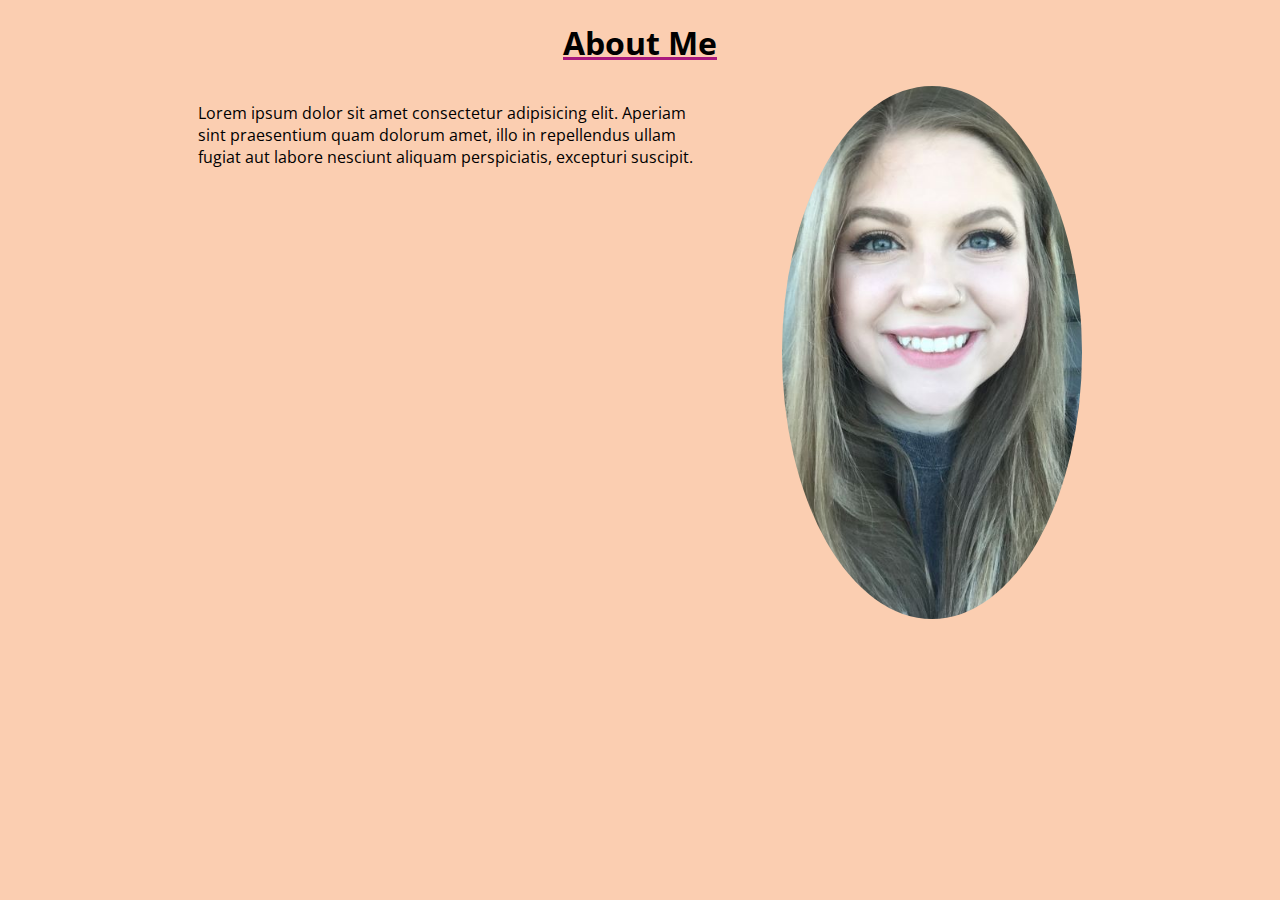
<file: myPortfolio/myPortfolio/aboutme.html>
<!DOCTYPE html>
<html lang="en">
<head>
    <meta charset="UTF-8">
    <meta name="viewport" content="width=device-width, initial-scale=1.0">
    <link rel="stylesheet" href="aboutme-style.css"/>
    <link href="https://fonts.googleapis.com/css2?family=Open+Sans+Condensed:wght@300&display=swap" rel="stylesheet">
    <title>About Me</title>
</head>
<body>
    <main class="container">
        <h1>About Me</h1>
            <div class="aboutbaylee">
                <section class="bayleetext">
                    <p>Lorem ipsum dolor sit amet consectetur adipisicing elit. Aperiam sint praesentium quam dolorum amet, illo in repellendus ullam fugiat aut labore nesciunt aliquam perspiciatis, excepturi suscipit.</p>
                </section>
                <img class="bayleeimg" src="Baylee.JPG" alt="picture of me" width="300px"/>
            </div>
    </main>
    
</body>
</html>
</file>
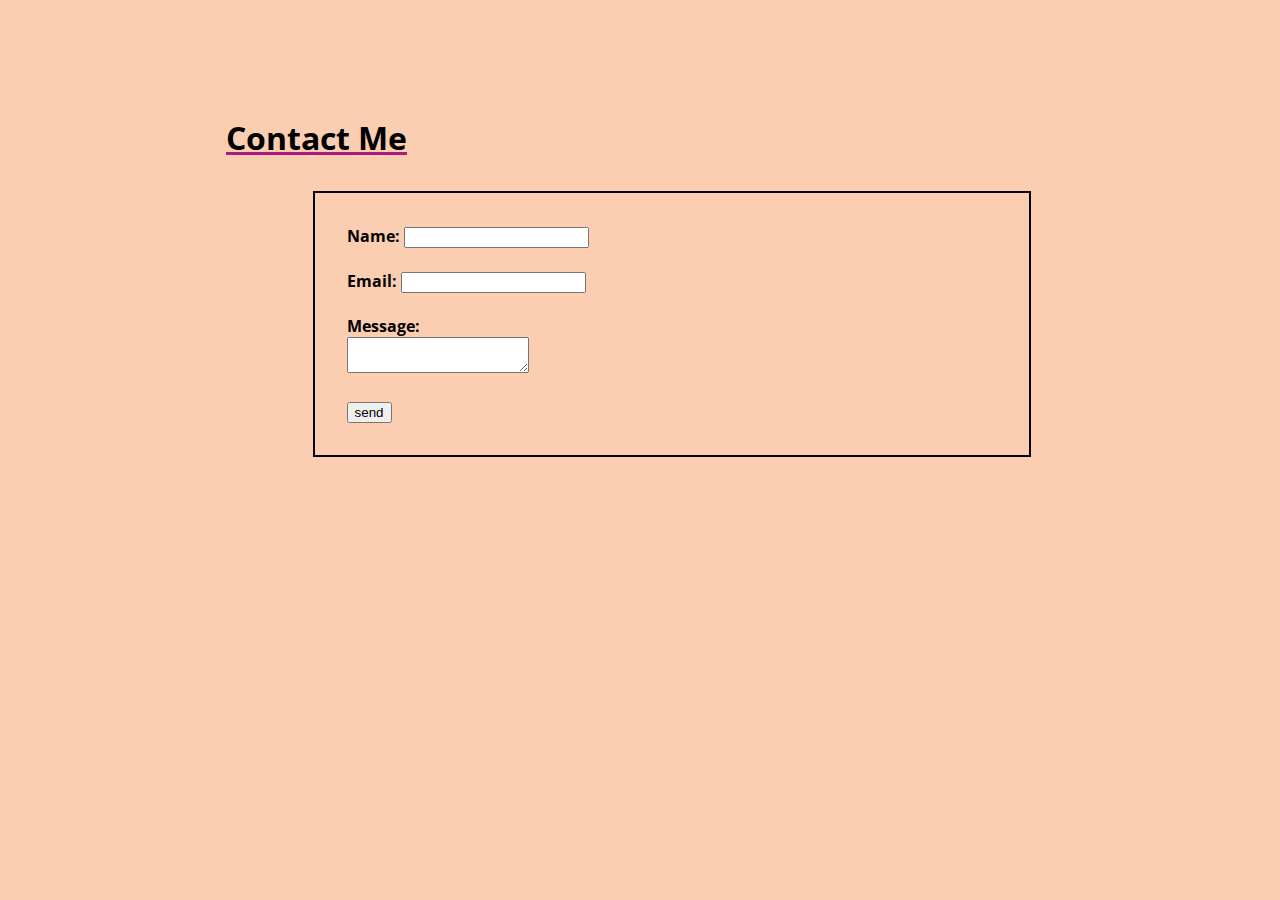
<file: myPortfolio/myPortfolio/contactpage.html>
<!DOCTYPE html>
<html lang="en">
<head>
    <meta charset="UTF-8">
    <meta name="viewport" content="width=device-width, initial-scale=1.0">
    <link rel="stylesheet" href="contactpage-style.css">
    <link href="https://fonts.googleapis.com/css2?family=Open+Sans+Condensed:wght@300&display=swap" rel="stylesheet">
    <title>Contact Me</title>
</head>
<body>
    <main class="contactmepage">
        <h1>Contact Me</h1>
        <form class="contactform">
            <label for="name">
                Name:
            </label>
            <input type="text" id="name">
            <br><br>
            <label for="email">
                Email:
            </label>
            <input type="email" id="email">
            <br><br>
            <label for="message">
                Message:
            </label>
            <br>
            <textarea id="message"></textarea>
            <br></br>
            <input type="submit" value="send">
        </form>
    </main>
</body>
</html>
</file>
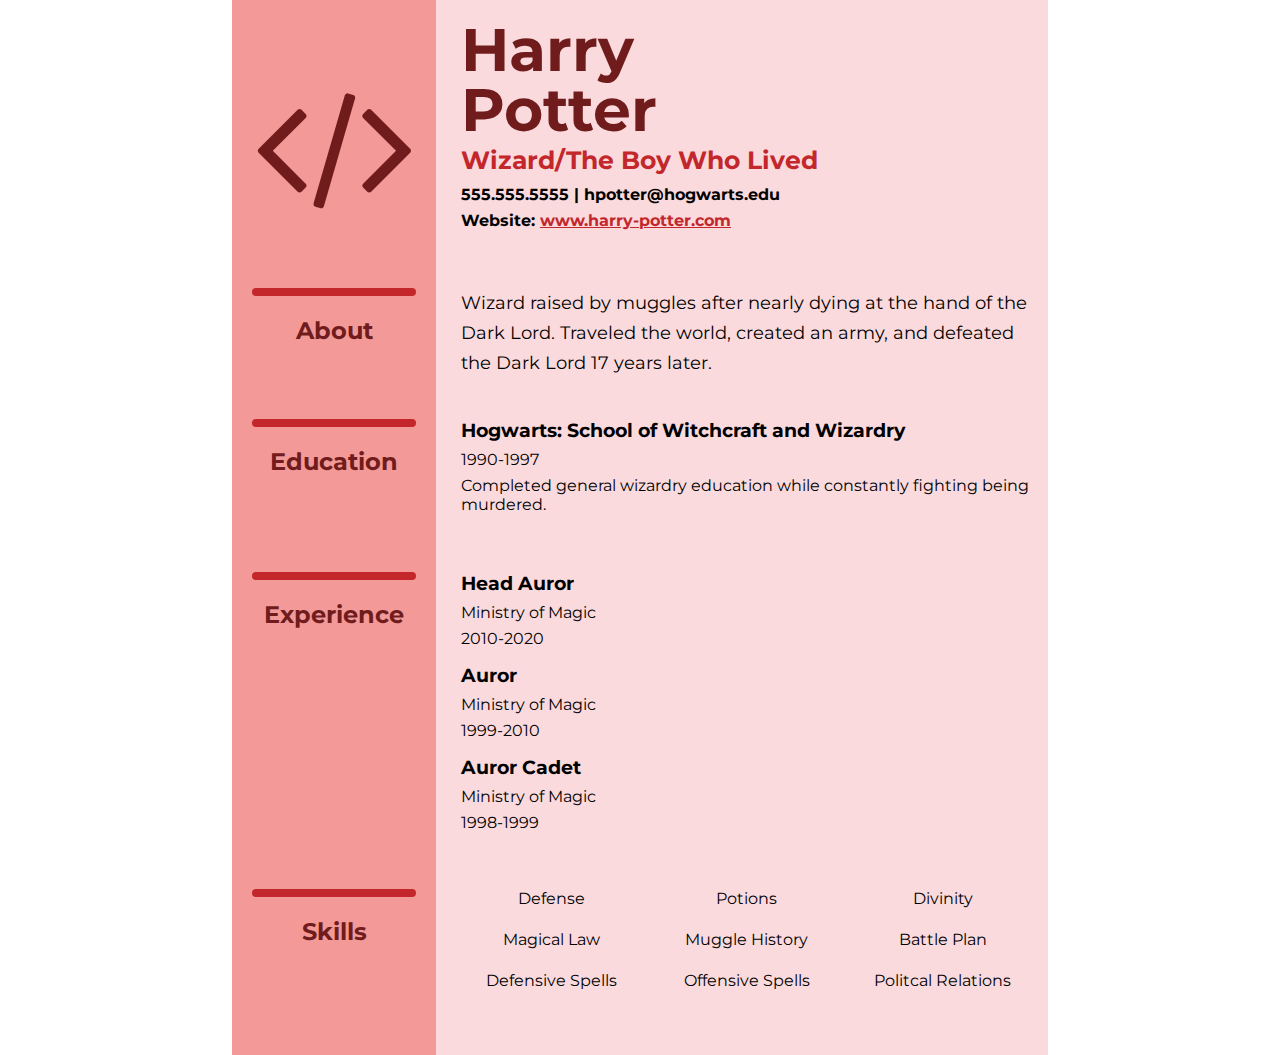
<file: myPortfolio/myPortfolio/resume.html>
<!DOCTYPE html>
<html lang="en" dir="ltr">
  <head>
    <meta charset="utf-8">
    <link rel="stylesheet" href="resume-style.css">
    <link rel="stylesheet" href="https://stackpath.bootstrapcdn.com/font-awesome/4.7.0/css/font-awesome.min.css">
    <title>Resume</title>
  </head>
  <body>
    <main>
      <div class="logo">
        <i class="fa fa-code" aria-hidden="true"></i>
      </div>
      <section class="intro">
        <h1>Harry <br> Potter</h1>
        <h2>Wizard/The Boy Who Lived</h2>
        <ul>
          <li>555.555.5555 | hpotter@hogwarts.edu</li>
          <li>Website: <a href="https://harrypotter.com/" target="_blank">www.harry-potter.com</a></li>
          <li></li>
        </ul>
      </section>
      <div class="about-h titles">
        <div class="line"></div>
        <h2>About</h2>
      </div>
      <section class="about">
        <p>Wizard raised by muggles after nearly dying at the hand of the Dark Lord. Traveled the world, created an army, and defeated the Dark Lord 17 years later.</p>
      </section>
      <div class="education-h titles">
        <div class="line"></div>
        <h2>Education</h2>
      </div>
      <section class="education">
        <h3>Hogwarts: School of Witchcraft and Wizardry</h3>
        <ul>
          <li>1990-1997</li>
          <li>Completed general wizardry education while constantly fighting being murdered.</li>
        </ul>
      </section>
      <div class="experience-h titles">
        <div class="line"></div>
        <h2>Experience</h2>
      </div>
      <section class="experience">
        <h3>Head Auror</h3>
        <ul>
          <li>Ministry of Magic</li>
          <li>2010-2020</li>
        </ul>
        <h3>Auror</h3>
        <ul>
          <li>Ministry of Magic</li>
          <li>1999-2010</li>
        </ul>
        <h3>Auror Cadet</h3>
        <ul>
          <li>Ministry of Magic</li>
          <li>1998-1999</li>
        </ul>
      </section>
      <div class="skills-h titles">
        <div class="line"></div>
        <h2>Skills</h2>
      </div>
      <section class="skills">
        <ul>
          <li>Defense</li>
          <li>Potions</li>
          <li>Divinity</li>
          <li>Magical Law</li>
          <li>Muggle History</li>
          <li>Battle Plan</li>
          <li>Defensive Spells</li>
          <li>Offensive Spells</li>
          <li>Politcal Relations</li>
        </ul>
      </section>
    </main>
  </body>
</html>
</file>
<file: myPortfolio/myPortfolio/aboutme-style.css>
body {
    font-family: 'Open Sans Condensed', sans-serif;
    background-color: #fbceb1;
  }




  .container {
      margin-left: 15%;
      margin-right: 15%;
  }

  .container> h1 {
    text-align: center;
    text-decoration: underline rgb(169, 25, 126);
  }

  .aboutbaylee {
      display: grid;
      grid-template-columns: auto auto;
      grid-template-areas: 
      "text1 img1";
  }

  .bayleetext {
      grid-area: text1;
      margin-right: 15%;
  }

  .bayleeimg {
      grid-area: img1;
      border-radius: 50%;
  }

 

  



  }
</file>
<file: myPortfolio/myPortfolio/contactpage-style.css>
body {
    font-family: 'Open Sans Condensed', sans-serif;
    background-color: #fbceb1;
  }



  .contactmepage {
      background-color: #fbceb1;
      border: 1px white;
      border-radius: 10px;
      margin-left: 15%;
      margin-right: 10%;
      color: black;
      padding-bottom: 5%;
  }

  .contactmepage > h1 {
      text-decoration: underline rgb(169, 25, 126);
      padding-left: 3%;
      padding-top: 10%;
  }

  .contactform {
      max-width: 650px;
      margin: 2rem auto;
      border: 2px black;
      border-style: solid;
      padding: 2rem;
      font-weight: bold;
  }
</file>
<file: myPortfolio/myPortfolio/resume-style.css>
@import url('https://fonts.googleapis.com/css?family=Montserrat');

@page {
  /* size: 21cm 29.7cm; */
}

html {
  /* padding: 0 1em; */
}

body {
  font-family: 'Montserrat', sans-serif;
  background: white;
  padding: 0;
  margin: 0 auto;
  max-width: 51em;

  /* overflow: hidden; */
}

main {
  display: grid;
  grid-template-columns: 1fr 3fr;
  justify-content: center;
  min-height: 1055px;
}

li {
  list-style: none;
  margin-bottom: 7px;
  font-size: 16px;
}

ul {
  padding: 0;
  margin-top: 0;
}

section {
  background: #fadadd;
  color: black;
  /* padding: 10px 15px 10px 25px; */
  padding-left: 25px;
  padding-right: 15px;
}

div {
  color: #701c1c;
  background: #f39998;
  display: flex;
  flex-direction: column;
  align-items: center;
}

.titles {

}

p {
  font-size: 18px;
  line-height: 30px;
  margin: 0;
}

h3 {
  margin-top: 0;
  margin-bottom: 8px;
}

h1 {
  line-height: 60px;
  font-size: 60px;
  margin: 0;
  color: #701c1c;
}

.line {
  height: 8px;
  width: 80%;
  background: #c3272b;
  border-radius: 5px;
}

.logo {
  display: flex;
  padding-top: 70px;
}

.logo .fa {
  font-size: 150px;
}

.intro {
  padding-top: 20px;
}

.intro h2 {
  font-size:25px;
  margin: 5px 0 10px 0;
  color: #c3272b;
}

.intro li {
  font-weight: bold;
}

a, a:active {
  color: #c3272b;
}

.about, .about-h {

}

.skills {

}

.skills .fa {
  font-size: 50px;
  color: #c3272b;
}

.skills ul {
  display: grid;
  grid-template-columns: 1fr 1fr 1fr;
  grid-gap: 15px;
}

.skills li {
  text-align: center;
}
</file>
